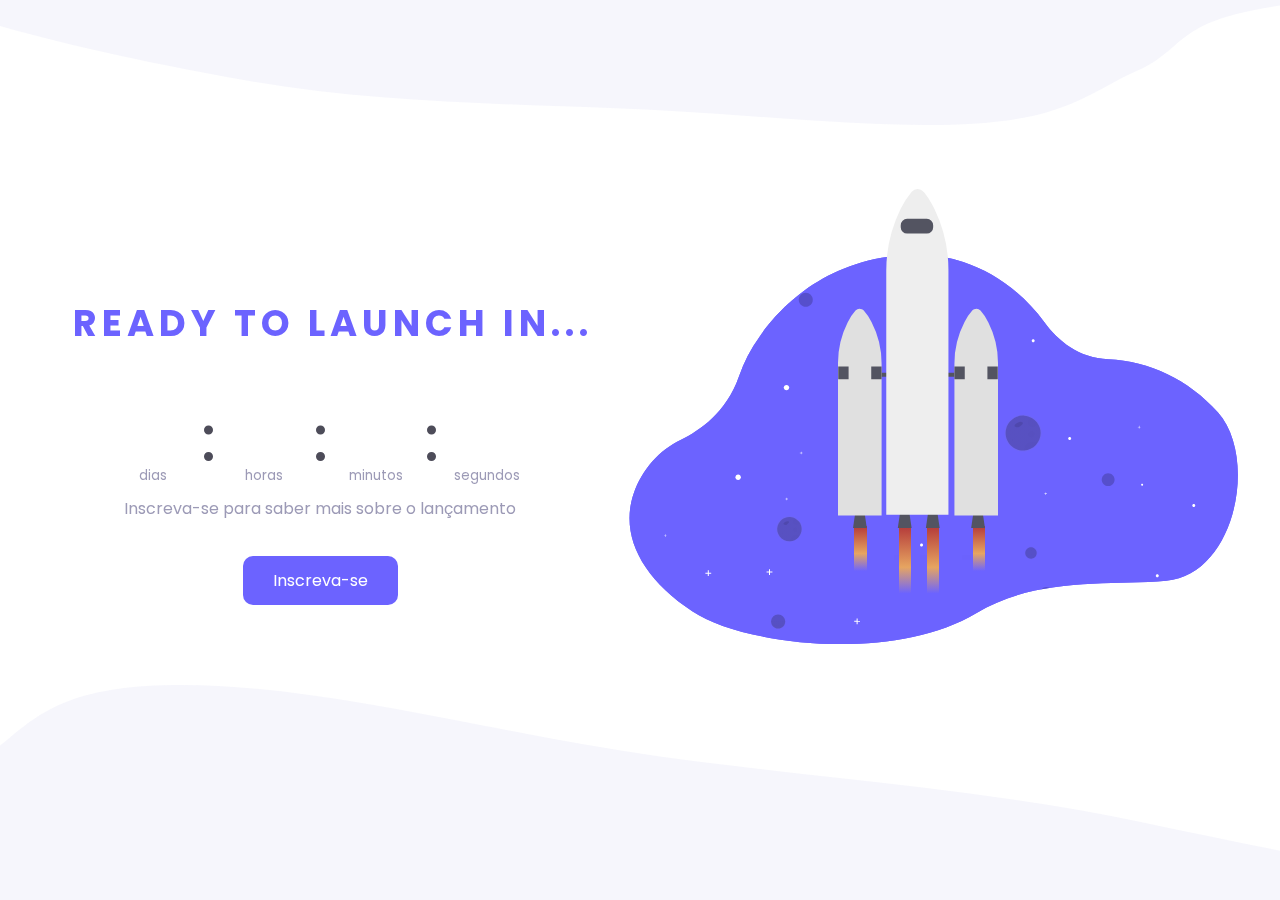
<file: index.html>
<!DOCTYPE html>
<html lang="en">
<head>
    <meta charset="UTF-8">
    <meta http-equiv="X-UA-Compatible" content="IE=edge">
    <meta name="viewport" content="width=device-width, initial-scale=1.0">
    <title>Countdown</title>
    <link rel="stylesheet" href="style.css">
    <link rel="stylesheet" href="responsive.css">
    <style>
        @import url('https://fonts.googleapis.com/css2?family=Poppins:wght@300;400;500;700&display=swap');
    </style>
</head>
<body>
    <div class="countdown-container">
        <h1 id="launch-warning">READY TO LAUNCH IN...</h1>
        <div class="countdown" id="countdown">
            <div>
                <span>dias</span>
                <span id="day"></span>
            </div>
            <div>:</div>
            <div>
                <span>horas</span>
                <span id="hour"></span>
            </div>
            <div>:</div>
            <div>
                <span>minutos</span>
                <span id="minute"></span>
            </div>
            <div>:</div>
            <div>
                <span>segundos</span>
                <span id="seconds"></span>
            </div>
        </div>
        <h1 id="ready">LIFT OFF!</h1>
        <span class="signup-intro">Inscreva-se para saber mais sobre o lançamento</span>
        <button id="signup-button">Inscreva-se</button>
    </div>
    <div class="rocket-container">
        <img src="images/rocket.svg" alt="" class="rocket-svg">
        <div class="exhaust-flame pos1"></div>
        <div class="exhaust-flame pos2"></div>
        <div class="exhaust-flame pos3"></div>
        <div class="exhaust-flame pos4"></div>
        <div class="clipped scroll"></div>
    </div>


<svg class="svg">
    <clipPath id="my-clip-path" clipPathUnits="objectBoundingBox" transform="scale(0.00144, 0.00218)"><path d="M611.1 383.04c-67.1 5.96-147-4.928-216.3 38.08-95.9 59.136-266.874 36.911-322.8-2.12C14 380-11.2 328.832 4.9 280.448c9.8-28.672 29.4-51.072 53.9-63.168 21-10.304 51.8-32.256 65.8-73.92a177.1 176.96 0 0123.8-47.488C175.7 56 231.7-.448 329.7 0a157.5 156.8 0 0150.4 8.512c35.7 12.096 67.9 36.736 92.4 70.784 15.4 21.952 39.2 42.112 72.8 43.456 46.9 2.24 91 23.744 124.6 62.272C716 238 690.2 375.872 611.1 383.04"></path></clipPath>
</svg>

    <!-- modal -->
    <div class="modal" id="modal-window">
        <div class="modal-header">
        <h1 class="modal-header-title">A gente te avisa quando for a hora!</h1>
        <div id="close-button">
            <div class="close-bars1"></div>
            <div class="close-bars2"></div>
        </div>
        </div> 
        <div class="modal-form">
        <form action="" method="" id="login-form">
                    <fieldset>
                        <label for="name">Nome:</label>
                        <input type="text" id="name" name="name" autocomplete="on" placeholder="Digite seu nome" required autofocus>
                        <label for="email">E-mail:</label>
                        <input type="email" id="email" name="email" autocomplete="on" placeholder="Digite seu e-mail" required autofocus>
                    </fieldset>
                </form>
        </div>
        <div class="modal-footer">
        <button type="submit" form="login-form" id="submit-button">ENVIAR</button>
        </div> 
    </div>
    <div class="modal-backdrop" id="modal-backdrop">
    </div>


<script src="countdown.js"></script>
</body>
</html>

<!-- 
-- soon : first db exercise
-->
</file>
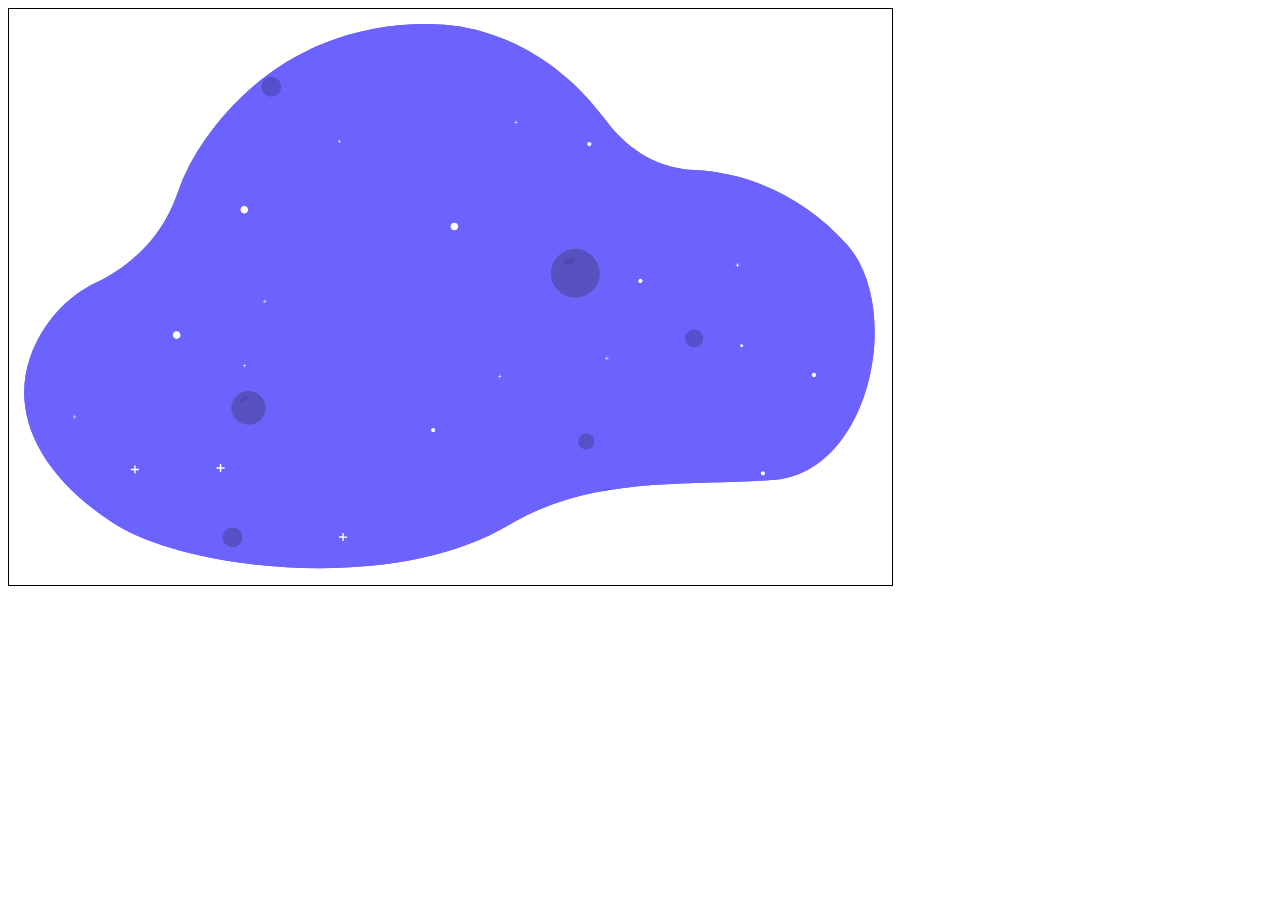
<file: div-teste.html>
<!DOCTYPE html>
<html lang="en">
<head>
    <meta charset="UTF-8">
    <meta http-equiv="X-UA-Compatible" content="IE=edge">
    <meta name="viewport" content="width=device-width, initial-scale=1.0">
    <title>Document</title>
</head>
<body>
    <style>
      * {
    box-sizing: border-box;
}
      .container {
        width: 70%;
        border: 1px solid black;
        padding: 15px;
      }
      .svg {
        position: absolute;
        width: 0;
        height: 0; 
      }
      .clipped {
        width: 100%;
        padding-bottom: 64%;
        background: #6C63FF url(images/sky.svg);
        background-size: cover;
        -webkit-clip-path: url(#my-clip-path);
        clip-path: url(#my-clip-path);
        animation: scroll 70s linear infinite;
      }

      @keyframes scroll {
        100%{
          background-position:0px 3000px;
        }
}

    </style>
    
<svg class="svg">
  <clipPath id="my-clip-path" clipPathUnits="objectBoundingBox" transform="scale(0.00144, 0.00218)"><path d="M611.1 383.04c-67.1 5.96-147-4.928-216.3 38.08-95.9 59.136-266.874 36.911-322.8-2.12C14 380-11.2 328.832 4.9 280.448c9.8-28.672 29.4-51.072 53.9-63.168 21-10.304 51.8-32.256 65.8-73.92a177.1 176.96 0 0123.8-47.488C175.7 56 231.7-.448 329.7 0a157.5 156.8 0 0150.4 8.512c35.7 12.096 67.9 36.736 92.4 70.784 15.4 21.952 39.2 42.112 72.8 43.456 46.9 2.24 91 23.744 124.6 62.272C716 238 690.2 375.872 611.1 383.04"></path></clipPath>
</svg>
    
    
    <div class="container">
      <div class="clipped scroll"></div>
    </div>
    
    


    
</body>
</html>
</file>
<file: style.css>
:root {
    --black: #4D4C59;
    --purple: #6C63FF;
      --light-grey: #C8C8C8;
    --text-color: #9C9AB6;
}

* {
    box-sizing: border-box;
    padding: 0;
    margin: 0;
    font-family: 'Poppins', sans-serif;
}

body {
  /* url(images/rocket_all.svg) 98% center no-repeat, */
  background: url(images/top-image.svg) no-repeat center top/100%, url(images/bottom-image.svg) no-repeat center bottom/100%;
  height: 100vh;
  display: flex;
}

.countdown-container {
  width: 50%;
  height: 100vh;
  display: flex;
  flex-direction: column;
  justify-content: center;
  align-items: center;
  gap: 10px;
}

.rocket-container {
  width: 50%;
  padding: 15px;
  display: block;
  align-self: center;
  z-index: -1;
  position: absolute;
  left: 48%;
}

.svg {
  position: absolute;
  width: 0;
  height: 0; 
}

.clipped {
  width: 100%;
  padding-bottom: 64%;
  background: var(--purple) url(images/sky.svg);
  background-size: cover;
  -webkit-clip-path: url(#my-clip-path);
  clip-path: url(#my-clip-path);
  animation: stars 70s linear infinite;
}

@keyframes stars {
  100% {background-position: 0 -6000%;}
}

.rocket-svg {
  position: absolute;
  z-index: 2;
  width: 25%;
  left: 35%;
  top: -12%;
  animation: bounce 2s infinite;
}

@keyframes bounce {
  0% {transform: translate3d(0px, 0px, 0);}
  50% {transform: translate3d(0px, -10px, 0);}
  100% {transform: translate3d(0px, 0px, 0);}
}

.exhaust-flame {
  position: absolute;
  width: 1.9%;
  background: linear-gradient(to bottom, rgba(180,58,58,1) 0%, rgba(252,176,69,0.85) 55%, rgba(255,196,0,0) 90%);
  height: 18%;
  animation: exhaust 0.25s infinite, bounce 2s infinite;
  z-index: 1;
  top: 68%;
}

.pos1 {
  left: 37.5%;
  height: 12%;
}

.pos2 {
  left: 44.5%;
}

.pos3 {
  left: 48.85%;
}

.pos4 {
  left: 56%;
  height: 12%;
}

@keyframes exhaust {
  0% {background: linear-gradient(to bottom, rgba(180,58,58,1) 2%, rgba(252,176,69,0.75) 57%, rgba(255,196,0,0) 92%);}
  50% {background: linear-gradient(to bottom, rgba(180,58,58,1) 5%, rgba(252,176,69,0.85) 60%, rgba(255,196,0,0) 100%);}
  75% {background: linear-gradient(to bottom, rgba(180,58,58,1) 2%, rgba(252,176,69,0.75) 57%, rgba(255,196,0,0) 92%);}
}

#launch-warning {
  font-size: 2.3em;
  color: var(--purple);
  font-weight: 700;
  letter-spacing: 5px;
  padding-left: 25px;
}

#ready {
  font-size: 4em;
  font-weight: 500;
  color: var(--black);
  display: none;
}

.countdown {
  display: flex;
  width: 80%;
  height: 125px;
  justify-content: center;
  align-items: end;
  gap: 30px;
  max-width: 600px;
}

.countdown > div {
  display: flex;
  flex-direction: column;
  justify-content: center;
  align-items: center;
  width: 5%;
  max-width: 100px;
}

.countdown > div:nth-child(even) {
  justify-content: end;
}

.countdown > div > span:nth-child(odd) {
  font-size: .85em;
  color: var(--text-color);
}

.countdown > div > span:nth-child(even), .countdown > div:nth-child(even) {
  font-size: 4em;
  font-weight: 500;
  color: var(--black);
}

.signup-intro {
  font-size: 1em;
  color: var(--text-color);
}

#signup-button {
  border: none;
  border-radius: 10px;
  background-color: var(--purple);
  padding: 12px 30px;
  font-weight: 400;
  font-size: 1em;
  color: #FFFFFF;
  margin-top: 25px;
  cursor: pointer;
}

#signup-button:hover {
  position: relative;
  left: -1px;
  top: -1px;
  box-shadow: 2px 2px 8px #afafaf;
}

/* -----------------------------------------------MODAL------------------------------------------------------ */

.modal {
  width: 550px;
  height: 400px;
  background-color: #F1F1F6   ;
  border-radius: 15px;
  display: grid;
  grid-template-area:
    "header"
    "form"
    "footer";
  grid-template-rows: 1fr 4fr 1fr;
  grid-template-columns: 1fr;
  z-index: 2;
  box-shadow: 10px 10px 20px #2b2b2b48;
  position: absolute;
  left: 25%;
  top: 25%;
  opacity: 0;
  transform: scale(0.3);
  z-index: -1;
  transition: opacity .25s, transform .15s;
}

.modal.show {
  transform: scale(1);
  opacity: 1;
  z-index: 3;
  transition: opacity .25s, transform .35s;
}

.modal-header {
  grid-area: "header";
  display: flex;
  align-items: center;
  justify-content: space-between;
  border-bottom: 1px solid #ced4da;
  color: #4D4C59;
}

.modal-form {
  grid-area: "form";
  display: flex;
  align-items: center;
}

.modal-footer {
  grid-area: "footer";
  display: flex;
  align-items: center;
  justify-content: end;
  border-top: 1px solid #ced4da;
}

.modal-backdrop {
  position: fixed;
  top: 0;
  bottom: 0;
  right: 0;
  left: 0;
  background-color: rgba(0,0,0,0.4);
  z-index: 1;
  display: none;
}

.modal-header-title {
  margin: 0 0 0 27.5px;
  font-weight: 700;
  font-size: 1.25em;
  color: var(--black)
}

.close-bars1 {
  width: 20px;
  height: 3px;
  background-color: #FFFFFF;
  transform: rotate(45deg);
  position: relative;
  left: 10px;
}

.close-bars2 {
  width: 20px;
  height: 3px;
  background-color: #FFFFFF;
  transform: rotate(-45deg);
  position: relative;
  left: -10px;
}

#login-form {
  display: flex;
  align-items: center;
  padding: 0 5%;
}

#login-form, fieldset {
  width: 100%;
  height: 90%;
}

fieldset {
  height: 100%;
  display: flex;
  flex-direction: column;
  align-items: start;
  justify-content: center;
  border: none;
}
label {
  margin-bottom: 5px;
  color: var(--black);
}
input {
  margin-bottom: 25px;
  width: 100%;
  height: 50px;
  border: 1px solid var(--purple);
  outline: 1px solid transparent;
  padding-left: 20px;
  font: inherit;
  border-radius: 8px;
  color: var(--purple);
  transition: outline .3s;
}
input:focus-within {
  border: 1px solid var(--purple);
  outline: 1px solid var(--purple);
  transition: outline .3s;
}
#submit-button {
  height: 100%;
  width: 25%;
  border: none;
  background-color: var(--purple);
  color: white;
  border-radius: 0 0 15px 0;
  font-weight: 500;
  font-size: 1.2em;
  cursor: pointer;
}

#close-button {
  display: flex;
  width: 20%;
  height: 100%;
  background-color: var(--purple);
  align-items: center;
  justify-content: center;
  color: white;
  border-radius: 0 15px 0 0;
  cursor: pointer;
}

#submit-button:hover, #close-button:hover {
  background-color: #847dff;
}

/* -----------------------------------------------MODAL------------------------------------------------------ */
</file>
<file: responsive.css>
@media only screen and (max-width: 1024px) {
    .countdown > div {
        width: 10%;
    }
}

@media only screen and (max-width: 768px) {
    body {
        background: url(images/top-image.svg) no-repeat center top/100%, url(images/bottom-image.svg) no-repeat center bottom/100%;
    }
    .countdown-container {
        width: 100%;
        justify-content: start;
        margin-top: 5%;
    }
    .rocket-container {
        width: 78%;
        left: 12.5%;
        bottom: 0;
    }
    .exhaust-flame {
        top: 66%;
    }
    .modal {
        width: 95%;
        height: auto;
        left: 2.5%;
        top: 25%;
    }
    #launch-warning, .signup-intro {
        text-align: center;
        padding-left: unset;
    }
    .countdown {
        gap: 20px;
    }
    .countdown > div {
        width: 6%;
    }
    .countdown > div > span:nth-child(odd) {
        font-size: .75em;
    }
    .countdown > div > span:nth-child(even), .countdown > div:nth-child(even) {
        font-size: 3em;
    }
}

@media (prefers-reduced-motion) {   /* The prefers-reduced-motion CSS media feature is used to detect if the user has requested that the system minimize the amount of non-essential motion it uses. */
    .clipped {
      animation: stars 200s linear infinite;
    }
  }
</file>
